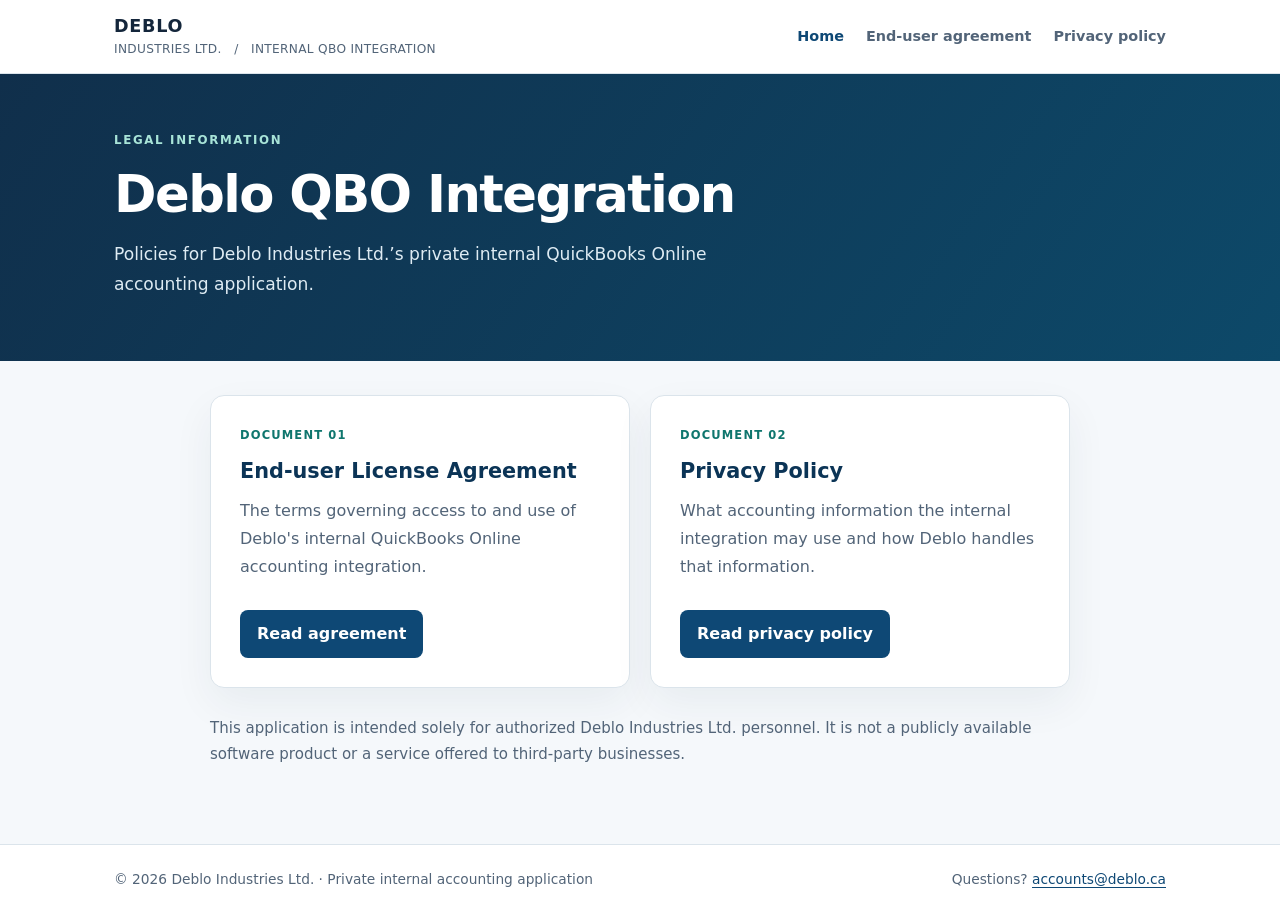
<file: index.html>
<!doctype html>
<html lang="en">
<head>
  <meta charset="utf-8">
  <meta name="viewport" content="width=device-width, initial-scale=1">
  <meta name="description" content="Legal information for Deblo Industries Ltd.'s private internal QuickBooks Online integration.">
  <title>Legal information | Deblo Industries Ltd.</title>
  <link rel="stylesheet" href="styles.css">
</head>
<body>
  <a class="skip" href="#main">Skip to content</a>
  <header class="topbar"><div class="nav-inner">
    <a class="brand" href="index.html"><strong>DEBLO</strong><span>INDUSTRIES LTD. &nbsp; / &nbsp; INTERNAL QBO INTEGRATION</span></a>
    <nav class="nav-links" aria-label="Legal site navigation"><a href="index.html" aria-current="page">Home</a><a href="eula.html">End-user agreement</a><a href="privacy.html">Privacy policy</a></nav>
  </div></header>
  <div class="hero"><div class="hero-inner">
    <p class="eyebrow">Legal information</p>
    <h1>Deblo QBO Integration</h1>
    <p class="hero-sub">Policies for Deblo Industries Ltd.’s private internal QuickBooks Online accounting application.</p>
    
  </div></div>
  <main id="main" class="container"><div class="grid">
  <article class="panel"><span class="panel-label">Document 01</span><h2>End-user License Agreement</h2><p>The terms governing access to and use of Deblo's internal QuickBooks Online accounting integration.</p><a class="action" href="eula.html">Read agreement</a></article>
  <article class="panel"><span class="panel-label">Document 02</span><h2>Privacy Policy</h2><p>What accounting information the internal integration may use and how Deblo handles that information.</p><a class="action" href="privacy.html">Read privacy policy</a></article>
</div>
<p class="fine-print">This application is intended solely for authorized Deblo Industries Ltd. personnel. It is not a publicly available software product or a service offered to third-party businesses.</p></main>
  <footer class="footer"><div class="footer-inner"><span>© 2026 Deblo Industries Ltd. · Private internal accounting application</span><span>Questions? <a href="mailto:accounts@deblo.ca">accounts@deblo.ca</a></span></div></footer>
</body>
</html>
</file>
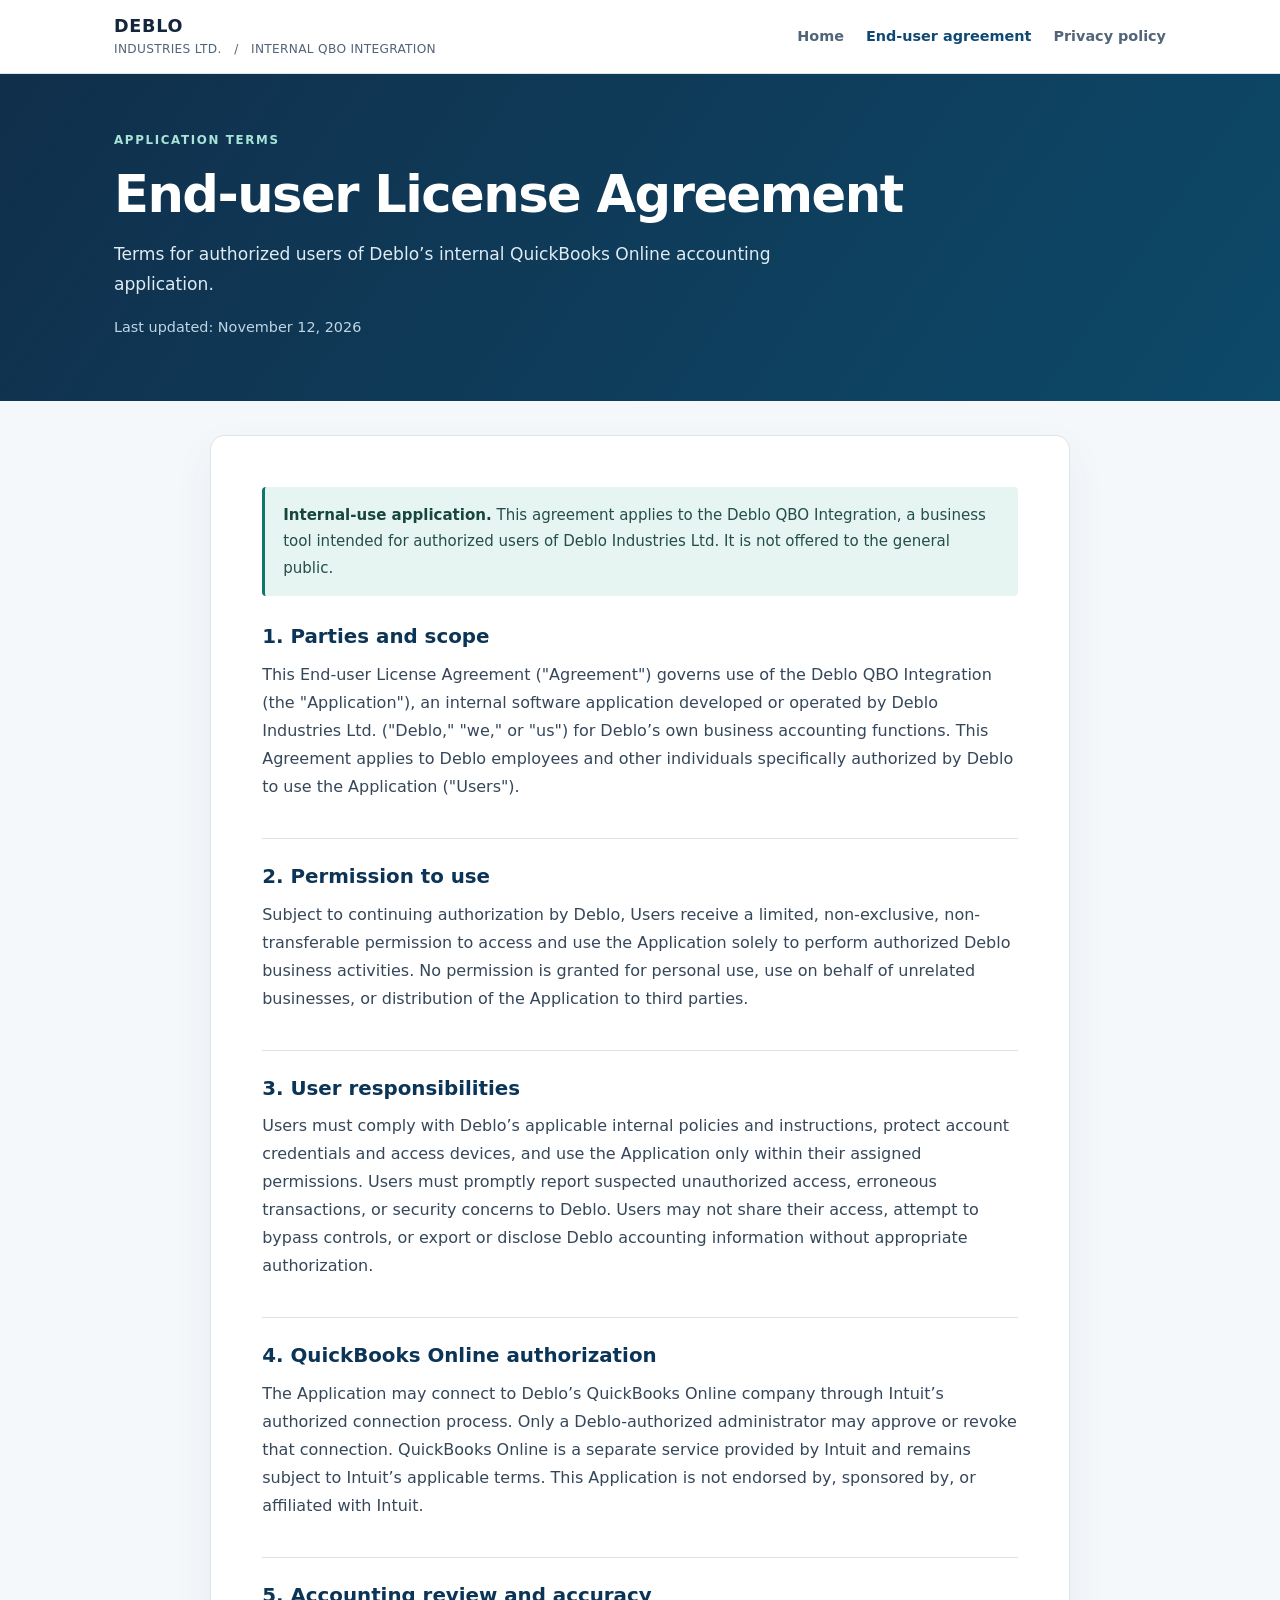
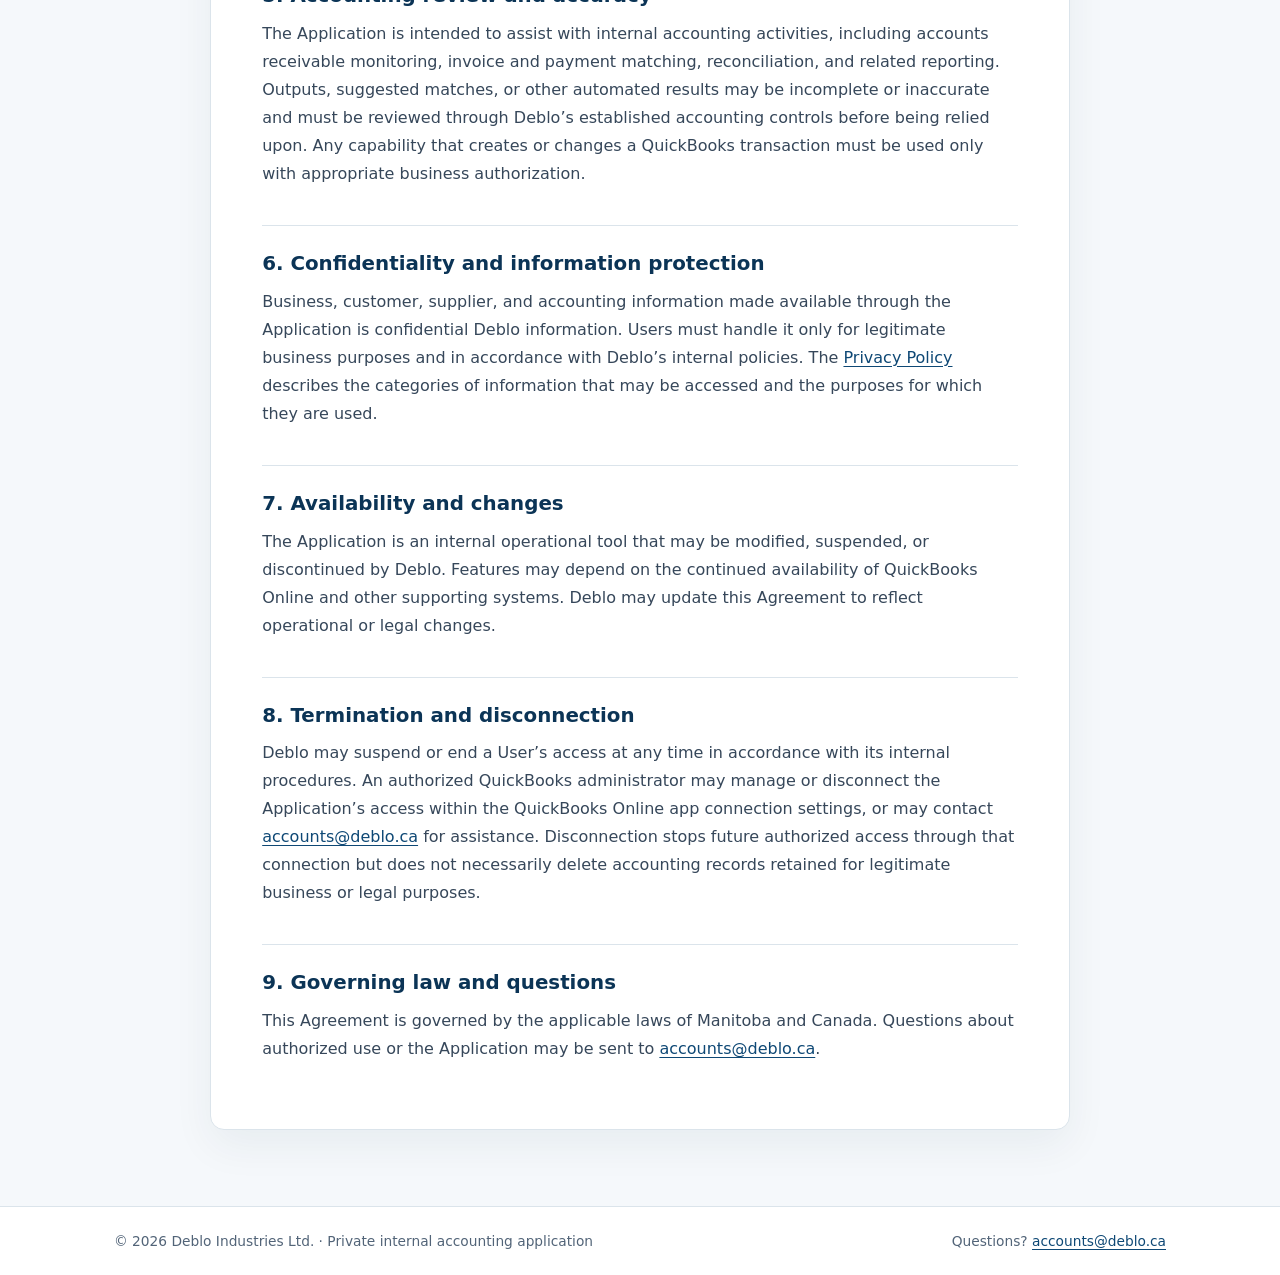
<file: eula.html>
<!doctype html>
<html lang="en">
<head>
  <meta charset="utf-8">
  <meta name="viewport" content="width=device-width, initial-scale=1">
  <meta name="description" content="End-user License Agreement for Deblo Industries Ltd.'s private internal QuickBooks Online integration.">
  <title>End-user License Agreement | Deblo Industries Ltd.</title>
  <link rel="stylesheet" href="styles.css">
</head>
<body>
  <a class="skip" href="#main">Skip to content</a>
  <header class="topbar"><div class="nav-inner">
    <a class="brand" href="index.html"><strong>DEBLO</strong><span>INDUSTRIES LTD. &nbsp; / &nbsp; INTERNAL QBO INTEGRATION</span></a>
    <nav class="nav-links" aria-label="Legal site navigation"><a href="index.html">Home</a><a href="eula.html" aria-current="page">End-user agreement</a><a href="privacy.html">Privacy policy</a></nav>
  </div></header>
  <div class="hero"><div class="hero-inner">
    <p class="eyebrow">Application terms</p>
    <h1>End-user License Agreement</h1>
    <p class="hero-sub">Terms for authorized users of Deblo’s internal QuickBooks Online accounting application.</p>
    <p class="updated">Last updated: November 12, 2026</p>
  </div></div>
  <main id="main" class="container"><article class="sheet">
  <div class="context-note"><strong>Internal-use application.</strong> This agreement applies to the Deblo QBO Integration, a business tool intended for authorized users of Deblo Industries Ltd. It is not offered to the general public.</div>
  <section><h2>1. Parties and scope</h2><p>This End-user License Agreement ("Agreement") governs use of the Deblo QBO Integration (the "Application"), an internal software application developed or operated by Deblo Industries Ltd. ("Deblo," "we," or "us") for Deblo’s own business accounting functions. This Agreement applies to Deblo employees and other individuals specifically authorized by Deblo to use the Application ("Users").</p></section>
  <section><h2>2. Permission to use</h2><p>Subject to continuing authorization by Deblo, Users receive a limited, non-exclusive, non-transferable permission to access and use the Application solely to perform authorized Deblo business activities. No permission is granted for personal use, use on behalf of unrelated businesses, or distribution of the Application to third parties.</p></section>
  <section><h2>3. User responsibilities</h2><p>Users must comply with Deblo’s applicable internal policies and instructions, protect account credentials and access devices, and use the Application only within their assigned permissions. Users must promptly report suspected unauthorized access, erroneous transactions, or security concerns to Deblo. Users may not share their access, attempt to bypass controls, or export or disclose Deblo accounting information without appropriate authorization.</p></section>
  <section><h2>4. QuickBooks Online authorization</h2><p>The Application may connect to Deblo’s QuickBooks Online company through Intuit’s authorized connection process. Only a Deblo-authorized administrator may approve or revoke that connection. QuickBooks Online is a separate service provided by Intuit and remains subject to Intuit’s applicable terms. This Application is not endorsed by, sponsored by, or affiliated with Intuit.</p></section>
  <section><h2>5. Accounting review and accuracy</h2><p>The Application is intended to assist with internal accounting activities, including accounts receivable monitoring, invoice and payment matching, reconciliation, and related reporting. Outputs, suggested matches, or other automated results may be incomplete or inaccurate and must be reviewed through Deblo’s established accounting controls before being relied upon. Any capability that creates or changes a QuickBooks transaction must be used only with appropriate business authorization.</p></section>
  <section><h2>6. Confidentiality and information protection</h2><p>Business, customer, supplier, and accounting information made available through the Application is confidential Deblo information. Users must handle it only for legitimate business purposes and in accordance with Deblo’s internal policies. The <a href="privacy.html">Privacy Policy</a> describes the categories of information that may be accessed and the purposes for which they are used.</p></section>
  <section><h2>7. Availability and changes</h2><p>The Application is an internal operational tool that may be modified, suspended, or discontinued by Deblo. Features may depend on the continued availability of QuickBooks Online and other supporting systems. Deblo may update this Agreement to reflect operational or legal changes.</p></section>
  <section><h2>8. Termination and disconnection</h2><p>Deblo may suspend or end a User’s access at any time in accordance with its internal procedures. An authorized QuickBooks administrator may manage or disconnect the Application’s access within the QuickBooks Online app connection settings, or may contact <a href="mailto:accounts@deblo.ca">accounts@deblo.ca</a> for assistance. Disconnection stops future authorized access through that connection but does not necessarily delete accounting records retained for legitimate business or legal purposes.</p></section>
  <section><h2>9. Governing law and questions</h2><p>This Agreement is governed by the applicable laws of Manitoba and Canada. Questions about authorized use or the Application may be sent to <a href="mailto:accounts@deblo.ca">accounts@deblo.ca</a>.</p></section>
</article></main>
  <footer class="footer"><div class="footer-inner"><span>© 2026 Deblo Industries Ltd. · Private internal accounting application</span><span>Questions? <a href="mailto:accounts@deblo.ca">accounts@deblo.ca</a></span></div></footer>
</body>
</html>
</file>
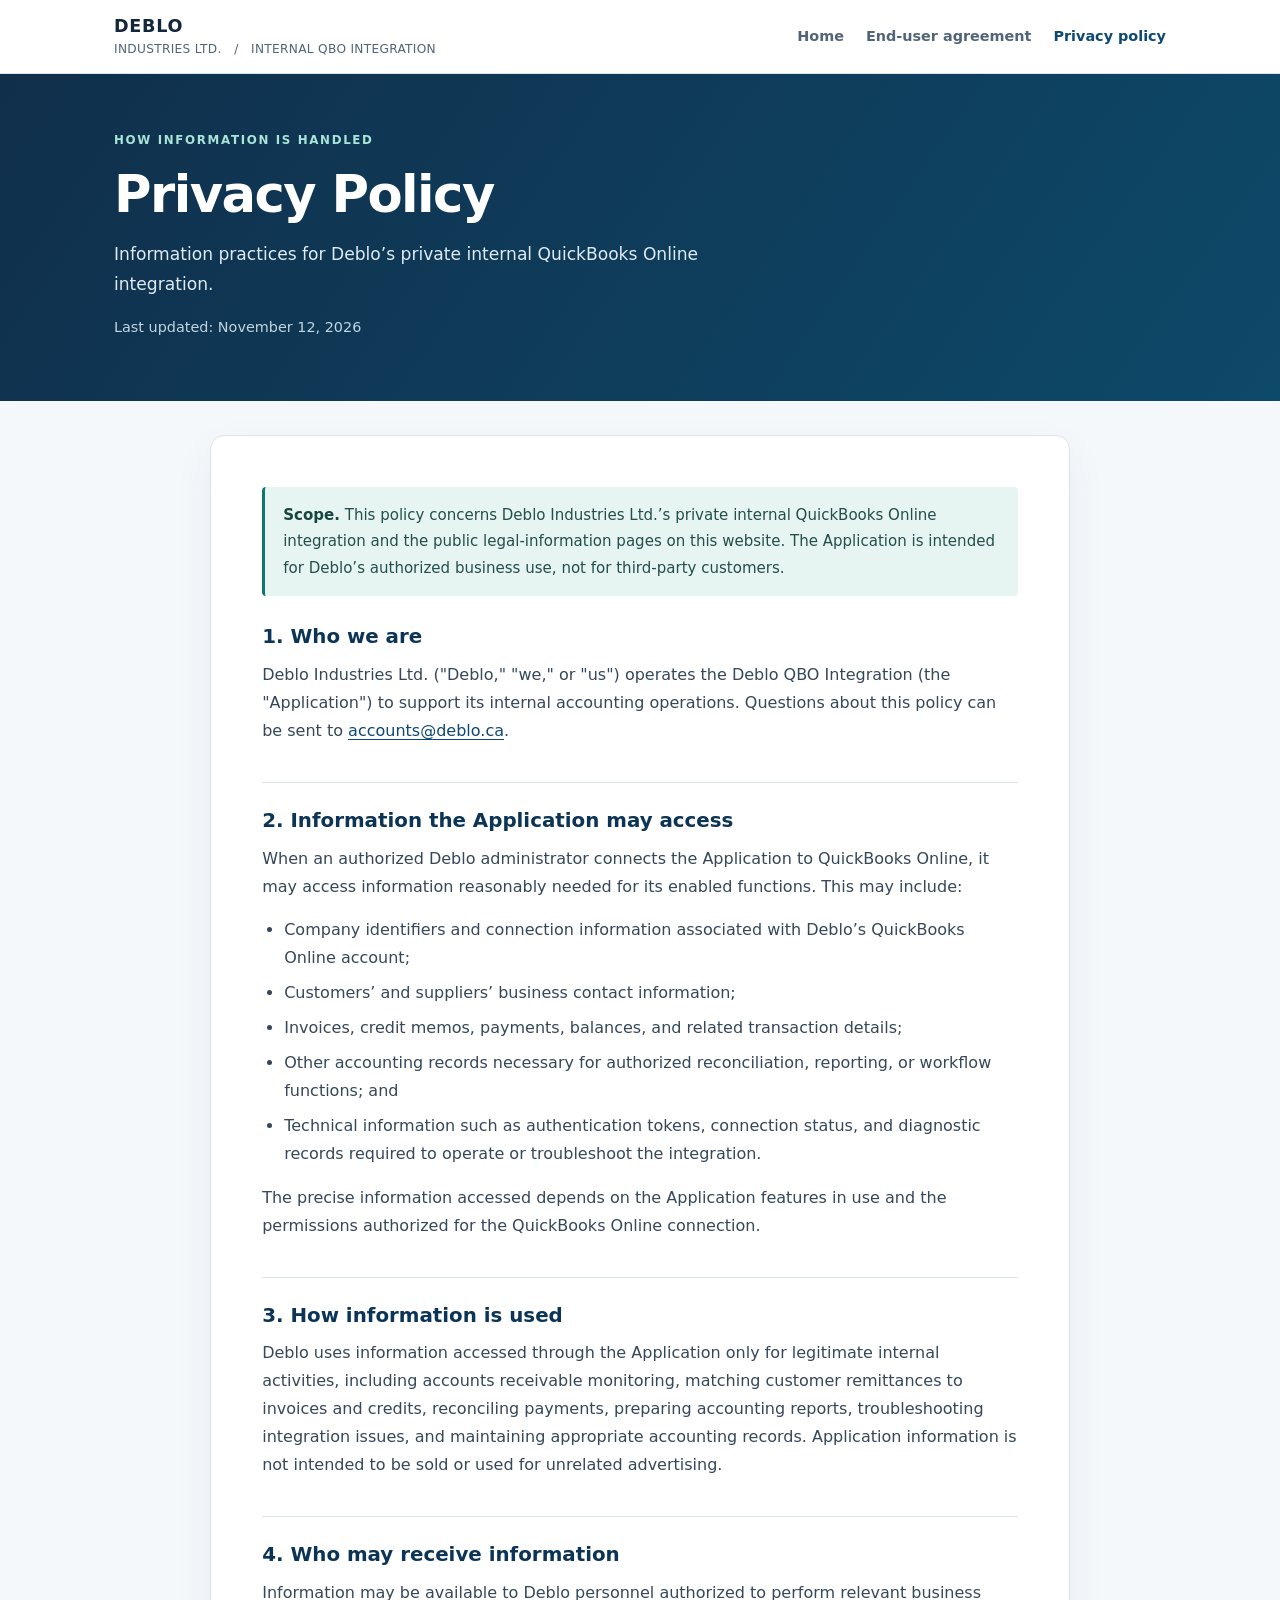
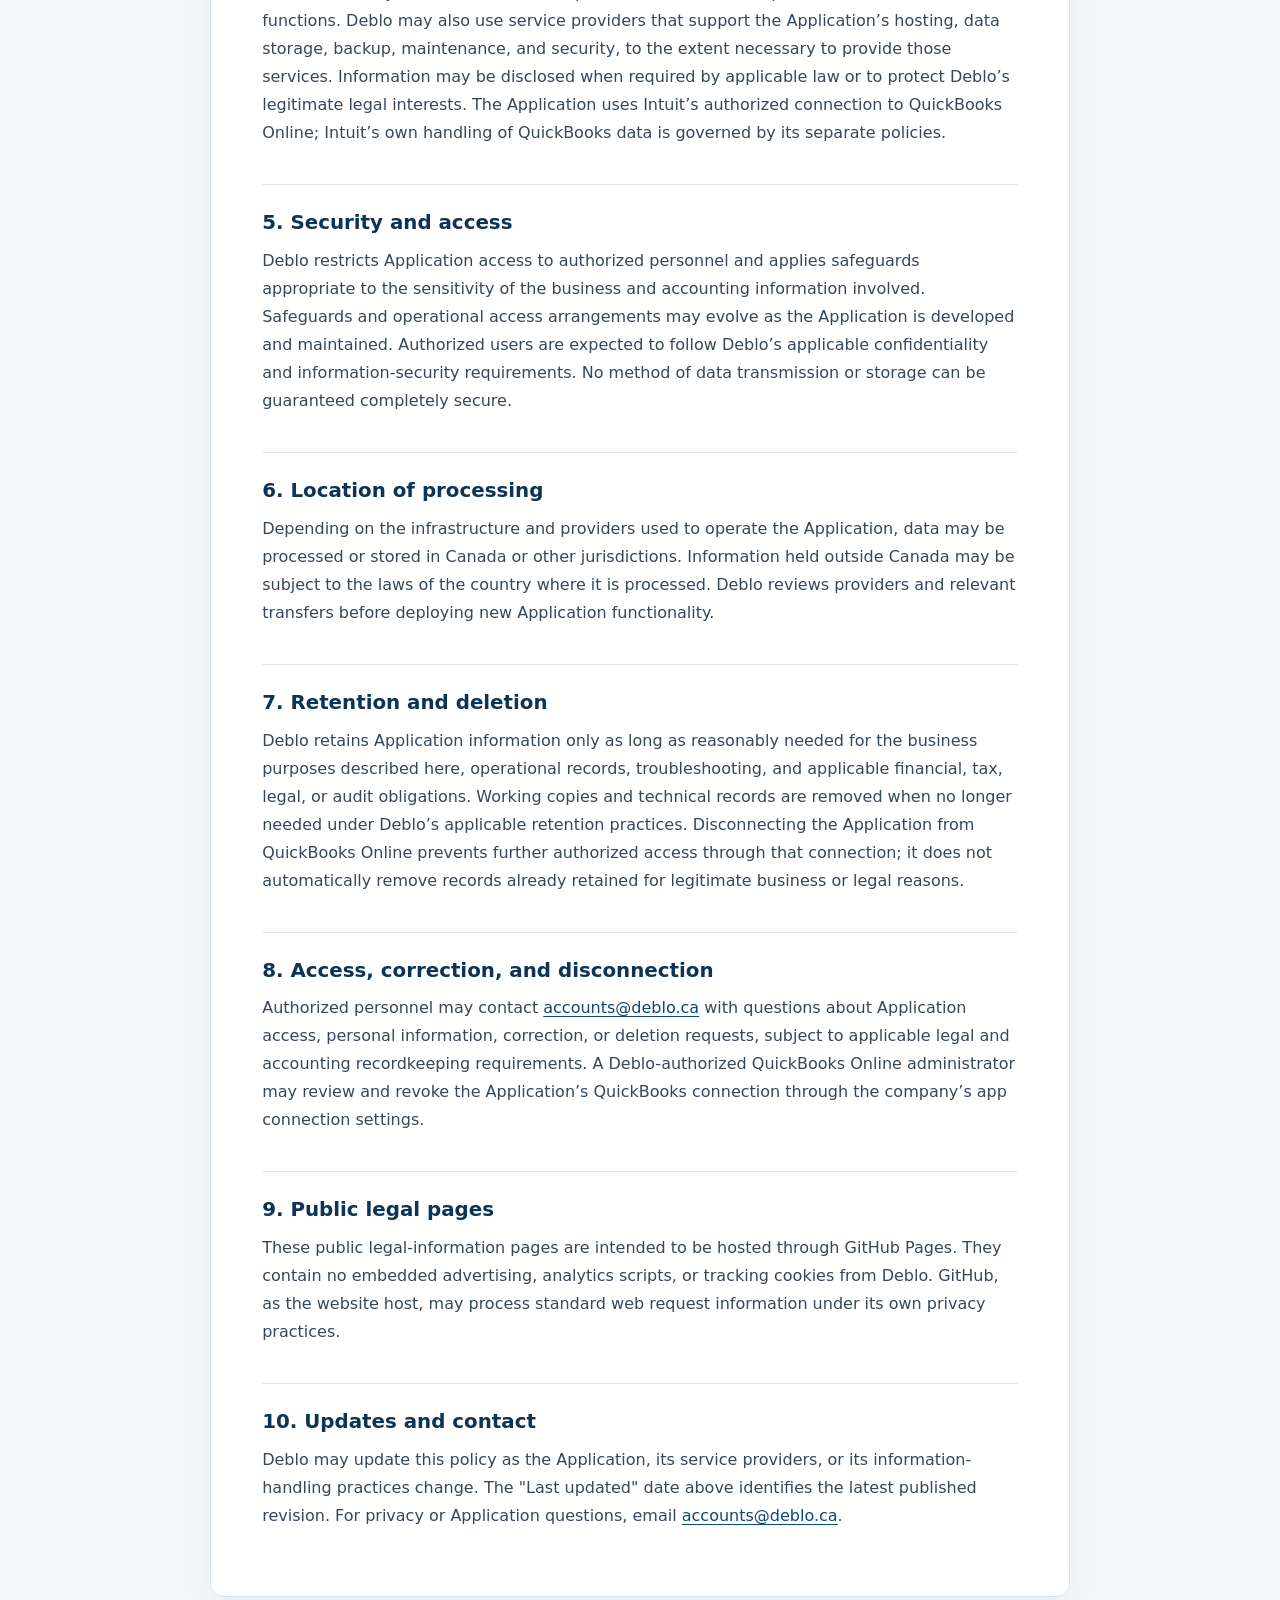
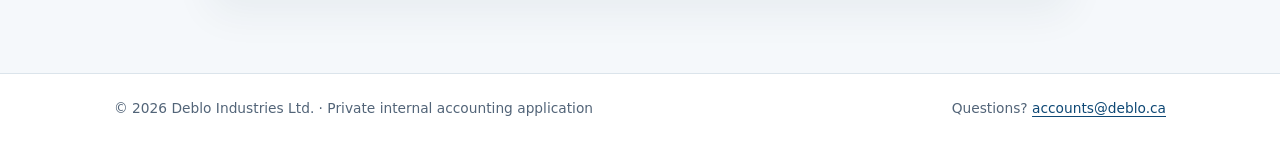
<file: privacy.html>
<!doctype html>
<html lang="en">
<head>
  <meta charset="utf-8">
  <meta name="viewport" content="width=device-width, initial-scale=1">
  <meta name="description" content="Privacy Policy for Deblo Industries Ltd.'s private internal QuickBooks Online integration.">
  <title>Privacy Policy | Deblo Industries Ltd.</title>
  <link rel="stylesheet" href="styles.css">
</head>
<body>
  <a class="skip" href="#main">Skip to content</a>
  <header class="topbar"><div class="nav-inner">
    <a class="brand" href="index.html"><strong>DEBLO</strong><span>INDUSTRIES LTD. &nbsp; / &nbsp; INTERNAL QBO INTEGRATION</span></a>
    <nav class="nav-links" aria-label="Legal site navigation"><a href="index.html">Home</a><a href="eula.html">End-user agreement</a><a href="privacy.html" aria-current="page">Privacy policy</a></nav>
  </div></header>
  <div class="hero"><div class="hero-inner">
    <p class="eyebrow">How information is handled</p>
    <h1>Privacy Policy</h1>
    <p class="hero-sub">Information practices for Deblo’s private internal QuickBooks Online integration.</p>
    <p class="updated">Last updated: November 12, 2026</p>
  </div></div>
  <main id="main" class="container"><article class="sheet">
  <div class="context-note"><strong>Scope.</strong> This policy concerns Deblo Industries Ltd.’s private internal QuickBooks Online integration and the public legal-information pages on this website. The Application is intended for Deblo’s authorized business use, not for third-party customers.</div>
  <section><h2>1. Who we are</h2><p>Deblo Industries Ltd. ("Deblo," "we," or "us") operates the Deblo QBO Integration (the "Application") to support its internal accounting operations. Questions about this policy can be sent to <a href="mailto:accounts@deblo.ca">accounts@deblo.ca</a>.</p></section>
  <section><h2>2. Information the Application may access</h2><p>When an authorized Deblo administrator connects the Application to QuickBooks Online, it may access information reasonably needed for its enabled functions. This may include:</p>
    <ul><li>Company identifiers and connection information associated with Deblo’s QuickBooks Online account;</li><li>Customers’ and suppliers’ business contact information;</li><li>Invoices, credit memos, payments, balances, and related transaction details;</li><li>Other accounting records necessary for authorized reconciliation, reporting, or workflow functions; and</li><li>Technical information such as authentication tokens, connection status, and diagnostic records required to operate or troubleshoot the integration.</li></ul>
    <p>The precise information accessed depends on the Application features in use and the permissions authorized for the QuickBooks Online connection.</p></section>
  <section><h2>3. How information is used</h2><p>Deblo uses information accessed through the Application only for legitimate internal activities, including accounts receivable monitoring, matching customer remittances to invoices and credits, reconciling payments, preparing accounting reports, troubleshooting integration issues, and maintaining appropriate accounting records. Application information is not intended to be sold or used for unrelated advertising.</p></section>
  <section><h2>4. Who may receive information</h2><p>Information may be available to Deblo personnel authorized to perform relevant business functions. Deblo may also use service providers that support the Application’s hosting, data storage, backup, maintenance, and security, to the extent necessary to provide those services. Information may be disclosed when required by applicable law or to protect Deblo’s legitimate legal interests. The Application uses Intuit’s authorized connection to QuickBooks Online; Intuit’s own handling of QuickBooks data is governed by its separate policies.</p></section>
  <section><h2>5. Security and access</h2><p>Deblo restricts Application access to authorized personnel and applies safeguards appropriate to the sensitivity of the business and accounting information involved. Safeguards and operational access arrangements may evolve as the Application is developed and maintained. Authorized users are expected to follow Deblo’s applicable confidentiality and information-security requirements. No method of data transmission or storage can be guaranteed completely secure.</p></section>
  <section><h2>6. Location of processing</h2><p>Depending on the infrastructure and providers used to operate the Application, data may be processed or stored in Canada or other jurisdictions. Information held outside Canada may be subject to the laws of the country where it is processed. Deblo reviews providers and relevant transfers before deploying new Application functionality.</p></section>
  <section><h2>7. Retention and deletion</h2><p>Deblo retains Application information only as long as reasonably needed for the business purposes described here, operational records, troubleshooting, and applicable financial, tax, legal, or audit obligations. Working copies and technical records are removed when no longer needed under Deblo’s applicable retention practices. Disconnecting the Application from QuickBooks Online prevents further authorized access through that connection; it does not automatically remove records already retained for legitimate business or legal reasons.</p></section>
  <section><h2>8. Access, correction, and disconnection</h2><p>Authorized personnel may contact <a href="mailto:accounts@deblo.ca">accounts@deblo.ca</a> with questions about Application access, personal information, correction, or deletion requests, subject to applicable legal and accounting recordkeeping requirements. A Deblo-authorized QuickBooks Online administrator may review and revoke the Application’s QuickBooks connection through the company’s app connection settings.</p></section>
  <section><h2>9. Public legal pages</h2><p>These public legal-information pages are intended to be hosted through GitHub Pages. They contain no embedded advertising, analytics scripts, or tracking cookies from Deblo. GitHub, as the website host, may process standard web request information under its own privacy practices.</p></section>
  <section><h2>10. Updates and contact</h2><p>Deblo may update this policy as the Application, its service providers, or its information-handling practices change. The "Last updated" date above identifies the latest published revision. For privacy or Application questions, email <a href="mailto:accounts@deblo.ca">accounts@deblo.ca</a>.</p></section>
</article></main>
  <footer class="footer"><div class="footer-inner"><span>© 2026 Deblo Industries Ltd. · Private internal accounting application</span><span>Questions? <a href="mailto:accounts@deblo.ca">accounts@deblo.ca</a></span></div></footer>
</body>
</html>
</file>
<file: styles.css>
/* Deblo QBO Legal Pages — static, accessible, no tracking or dependencies */
:root{color-scheme:light;--ink:#14263b;--muted:#526478;--bg:#f5f8fb;--paper:#fff;--line:#dbe4eb;--blue:#0e4875;--blue2:#0b3456;--accent:#0f766e;--accentbg:#e7f5f2;--shadow:0 16px 42px rgba(18,49,74,.06)}
*{box-sizing:border-box}html{scroll-behavior:smooth}body{margin:0;color:var(--ink);background:var(--bg);font:16px/1.75 system-ui,-apple-system,BlinkMacSystemFont,"Segoe UI",Arial,sans-serif;-webkit-font-smoothing:antialiased}a{color:var(--blue);text-underline-offset:3px}a:focus-visible{outline:3px solid #0f766e;outline-offset:4px;border-radius:3px}.skip{position:absolute;left:12px;top:-80px;background:white;color:var(--ink);z-index:5;padding:8px 14px}.skip:focus{top:10px}.topbar{background:#fff;border-bottom:1px solid var(--line)}.nav-inner{max-width:1100px;margin:auto;padding:16px 24px;display:flex;align-items:center;justify-content:space-between;gap:24px}.brand{display:flex;flex-direction:column;text-decoration:none;line-height:1.25;color:var(--ink)}.brand strong{font-weight:800;letter-spacing:.04em;font-size:1.1rem}.brand span{font-size:.76rem;color:var(--muted);letter-spacing:.025em;margin-top:4px}.nav-links{display:flex;gap:22px;flex-wrap:wrap}.nav-links a{font-size:.9rem;text-decoration:none;color:var(--muted);font-weight:600}.nav-links a:hover,.nav-links a[aria-current="page"]{color:var(--blue)}.hero{background:linear-gradient(125deg,#102f4b,#0d4969);color:#fff}.hero-inner{max-width:1100px;margin:auto;padding:56px 24px 61px}.eyebrow{text-transform:uppercase;letter-spacing:.14em;font-weight:700;font-size:.74rem;color:#a8e4d8;margin:0 0 14px}h1{line-height:1.15;letter-spacing:-.03em;font-size:clamp(2rem,4vw,3.3rem);margin:0 0 16px}h2{font-size:1.24rem;line-height:1.35;margin:0 0 10px;color:var(--blue2)}p{margin:0 0 15px}.hero p:last-child{margin-bottom:0}.hero-sub{max-width:680px;color:#deebf3;font-size:1.07rem}.container{max-width:1100px;margin:0 auto;padding:34px 24px 76px}.sheet{background:var(--paper);max-width:860px;margin:0 auto;border:1px solid var(--line);border-radius:14px;padding:clamp(24px,4vw,54px);box-shadow:var(--shadow)}.sheet section{padding:0 0 22px;margin:0 0 25px;border-bottom:1px solid var(--line)}.sheet section:last-child{border:0;margin:0;padding:0}.sheet p{color:#36475a}.sheet ul{padding-left:22px;margin:5px 0 16px;color:#36475a}.sheet li{margin:7px 0}.updated{font-size:.9rem;color:#bfd5e3}.context-note{background:var(--accentbg);border-left:3px solid var(--accent);border-radius:4px;padding:15px 18px;margin:0 0 28px;font-size:.94rem;color:#244e4b}.context-note strong{color:#16463f}.grid{display:grid;grid-template-columns:repeat(2,minmax(0,1fr));gap:20px;max-width:860px;margin:auto}.panel{display:flex;flex-direction:column;background:#fff;border:1px solid var(--line);border-radius:14px;padding:29px;box-shadow:var(--shadow)}.panel-label{font-size:.72rem;text-transform:uppercase;letter-spacing:.1em;color:var(--accent);font-weight:800}.panel h2{font-size:1.3rem;margin:12px 0}.panel p{color:var(--muted);flex-grow:1}.panel a.action{display:inline-flex;align-self:flex-start;text-decoration:none;background:var(--blue);color:#fff;font-weight:700;padding:10px 17px;border-radius:8px;margin-top:14px}.panel a.action:hover{background:var(--blue2)}.fine-print{max-width:860px;margin:27px auto 0;color:var(--muted);font-size:.94rem}.footer{border-top:1px solid var(--line);background:#fff}.footer-inner{max-width:1100px;margin:auto;padding:22px 24px;display:flex;justify-content:space-between;gap:12px;flex-wrap:wrap;color:var(--muted);font-size:.86rem}.footer a{color:var(--blue)}@media(max-width:680px){.nav-inner{align-items:flex-start;flex-direction:column;gap:12px}.nav-links{gap:14px}.hero-inner{padding:45px 22px 48px}.container{padding:24px 15px 55px}.sheet{border-radius:10px;padding:25px 20px}.grid{grid-template-columns:1fr}.panel{padding:24px}}
</file>
